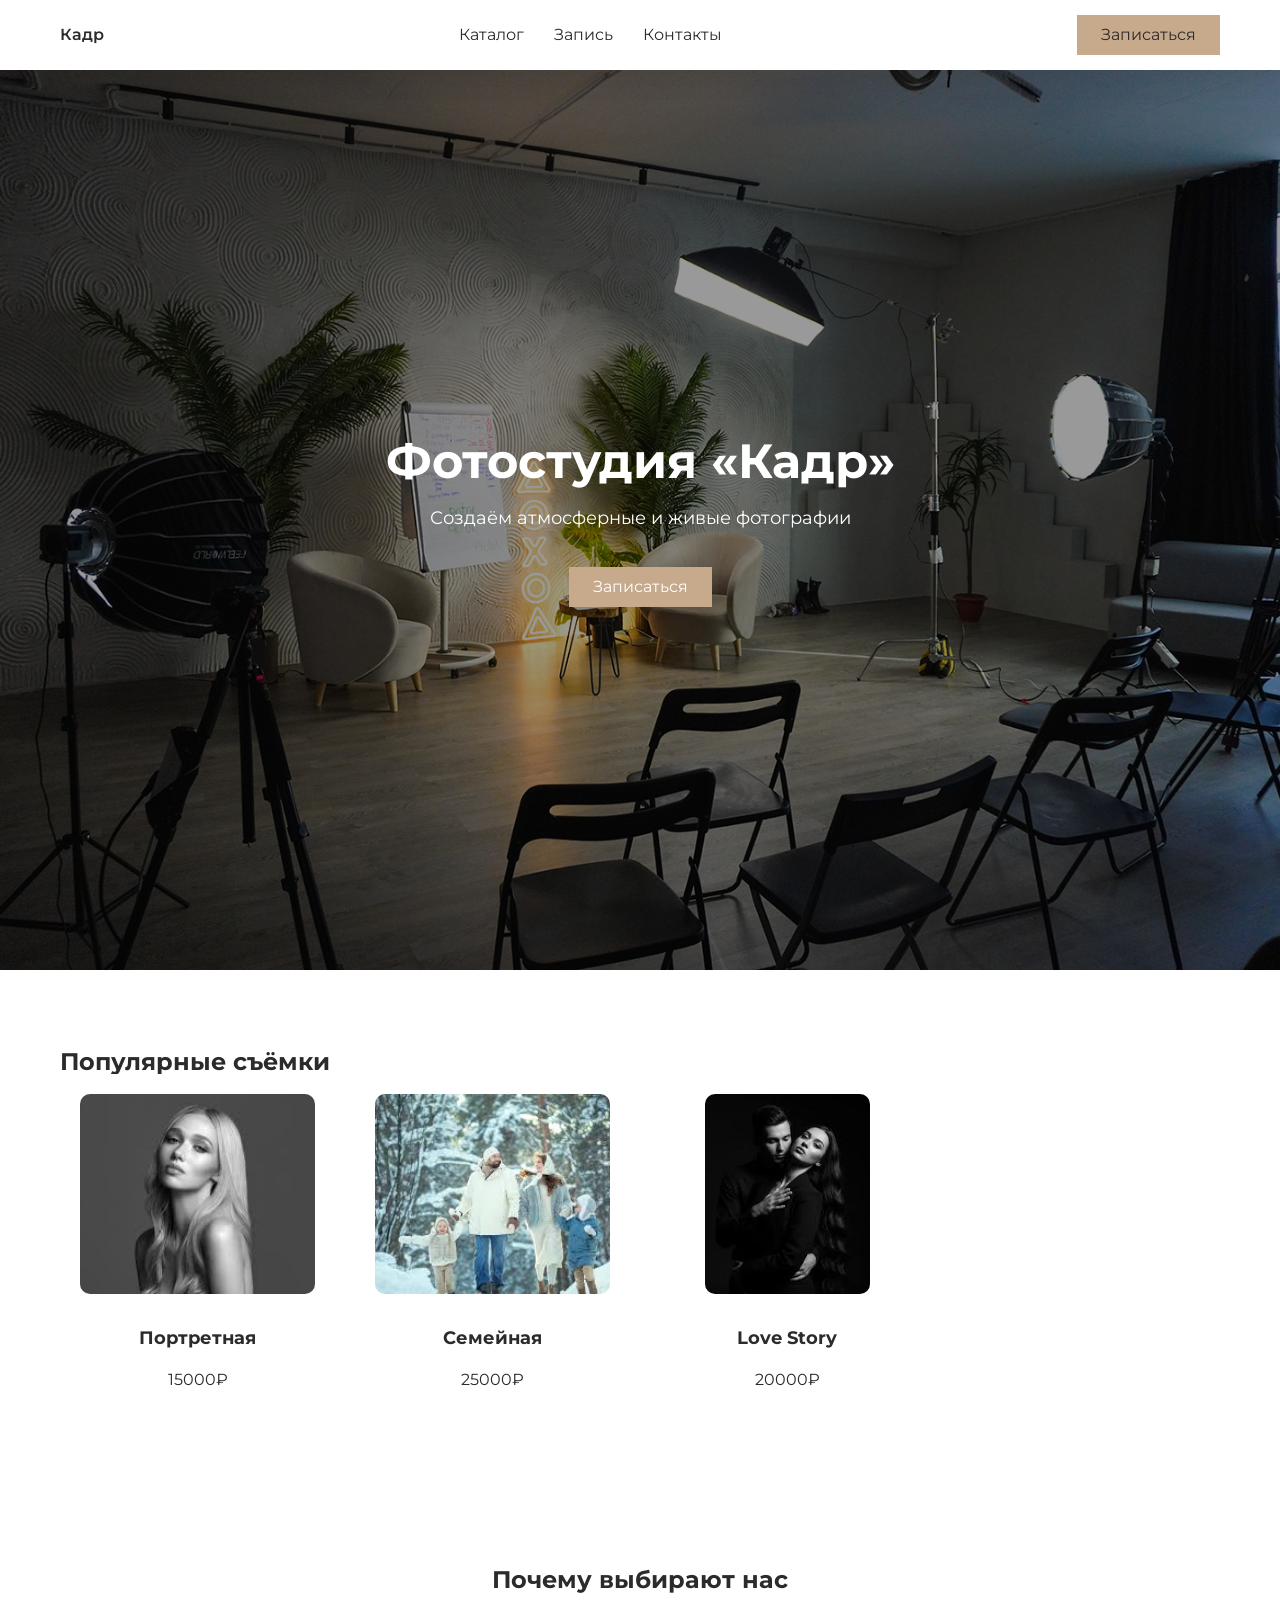
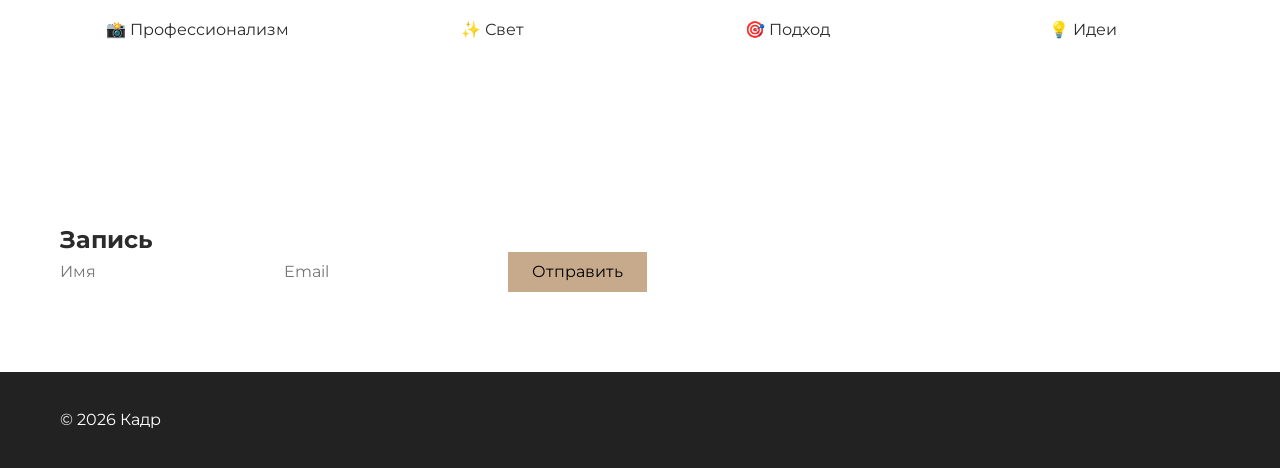
<file: index.html>
<!DOCTYPE html>
<html lang="ru">

<head>
  <meta charset="UTF-8">
  <meta name="viewport" content="width=device-width, initial-scale=1.0">
  <title>Фотостудия «Кадр»</title>

  <link href="https://fonts.googleapis.com/css2?family=Montserrat:wght@400;600&display=swap" rel="stylesheet">
  <link rel="stylesheet" href="css/reset.css">
  <link rel="stylesheet" href="css/style.css">
</head>

<body>

<!-- overlay ВНЕ header -->
<div class="overlay"></div>

<!-- HEADER -->
<header class="header">
  <div class="container header__inner">

    <div class="logo">Кадр</div>

    <nav class="nav">
      <ul class="nav__list">
        <li><a href="catalog.html">Каталог</a></li>
        <li><a href="#booking">Запись</a></li>
        <li><a href="contacts.html">Контакты</a></li>
      </ul>
    </nav>

    <a href="#booking" class="btn">Записаться</a>

    <div class="burger">☰</div>

  </div>
</header>

<main>

<!-- HERO -->
<section class="hero">
  <div class="container hero__content">
    <h1>Фотостудия «Кадр»</h1>
    <p>Создаём атмосферные и живые фотографии</p>
    <a href="#booking" class="btn">Записаться</a>
  </div>
</section>

<!-- POPULAR -->
<section class="popular">
  <div class="container">
    <h2>Популярные съёмки</h2>

    <div class="popular__grid">

      <div class="catalog-card">
        <img src="images/portret.jpg">
        <h3>Портретная</h3>
        <span>15000₽</span>
      </div>

      <div class="catalog-card">
        <img src="images/family.jpg">
        <h3>Семейная</h3>
        <span>25000₽</span>
      </div>

      <div class="catalog-card">
        <img src="images/lovestory.jpg">
        <h3>Love Story</h3>
        <span>20000₽</span>
      </div>

    </div>
  </div>
</section>

<!-- ADVANTAGES -->
<section class="advantages">
  <div class="container">
    <h2>Почему выбирают нас</h2>

    <div class="advantages__grid">
      <div class="card">📸 Профессионализм</div>
      <div class="card">✨ Свет</div>
      <div class="card">🎯 Подход</div>
      <div class="card">💡 Идеи</div>
    </div>

  </div>
</section>

<!-- BOOKING -->
<section class="booking" id="booking">
  <div class="container">
    <h2>Запись</h2>
    <form id="bookingForm">
      <input type="text" placeholder="Имя" required>
      <input type="email" placeholder="Email" required>
      <button class="btn">Отправить</button>
    </form>
  </div>
</section>

</main>

<!-- FOOTER -->
<footer class="footer">
  <div class="container">
    <p>© 2026 Кадр</p>
  </div>
</footer>

<script src="js/script.js"></script>

</body>
</html>
</file>
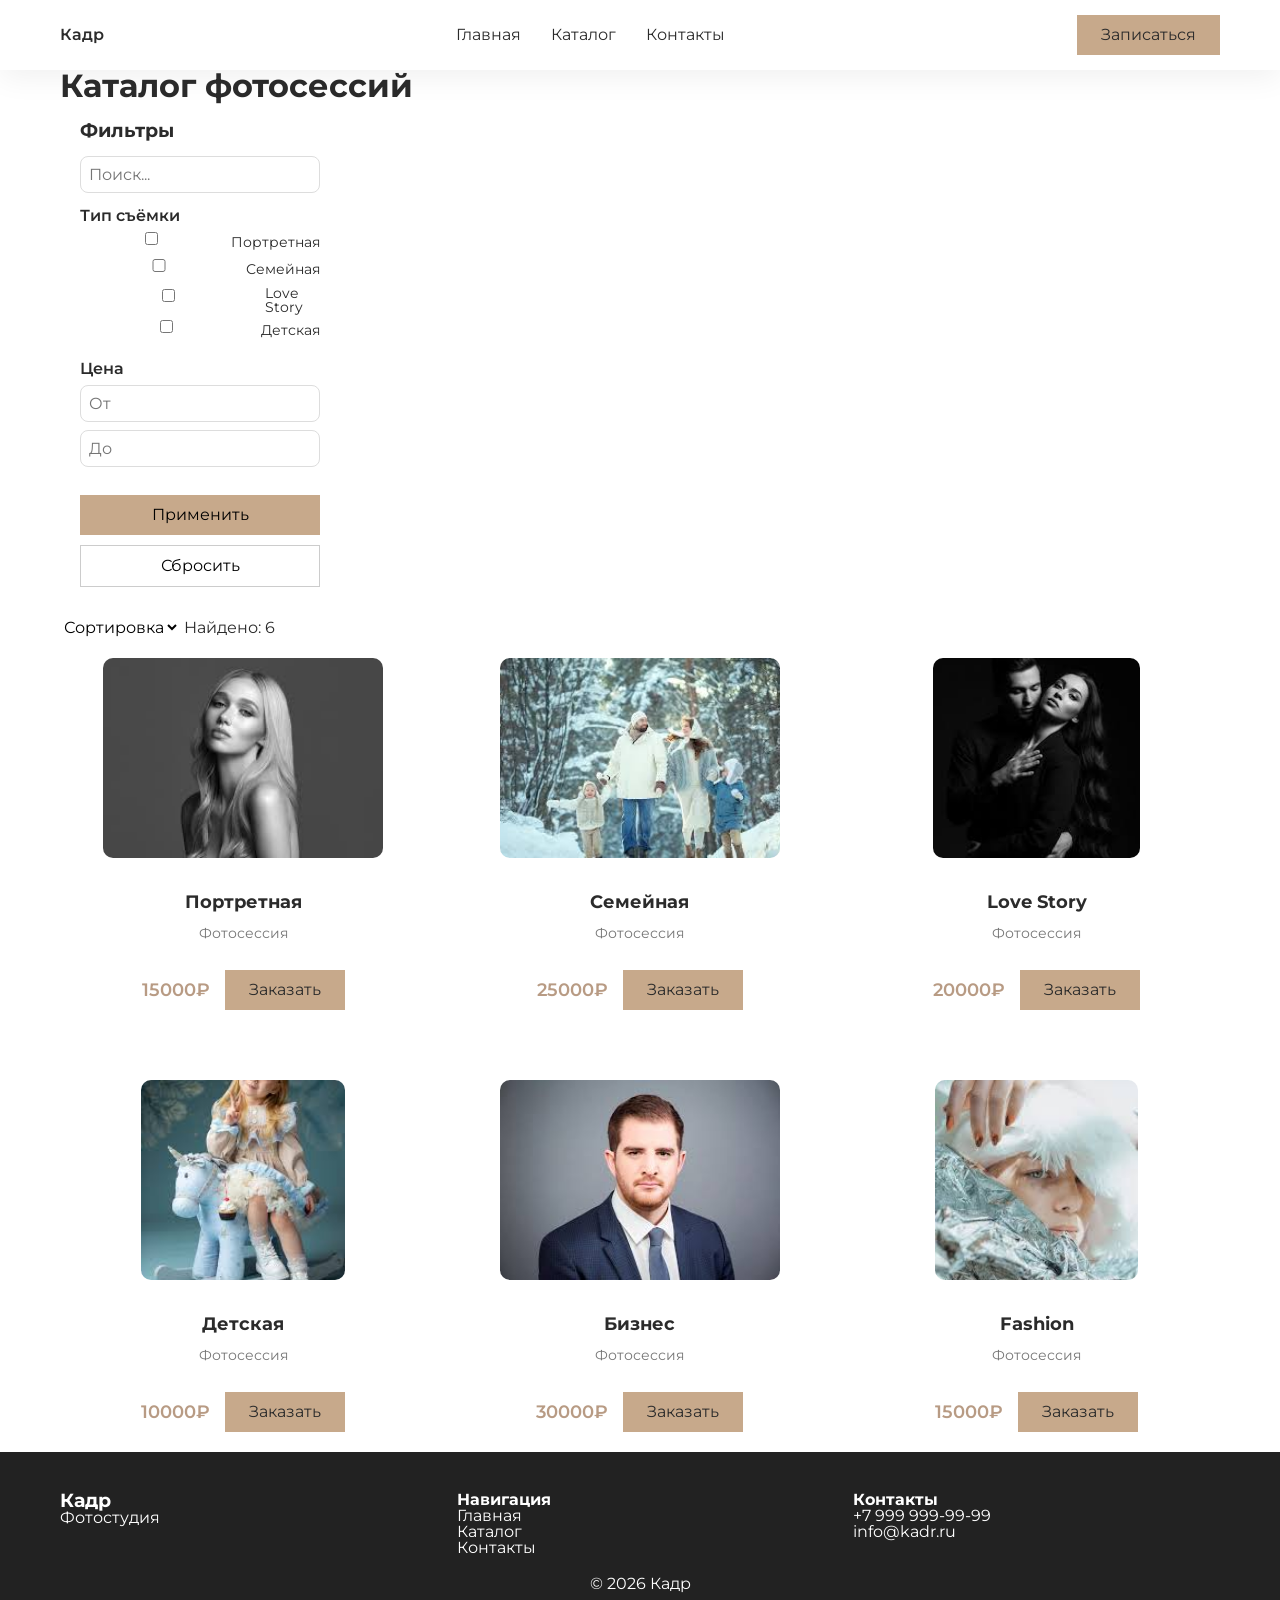
<file: catalog.html>
<!DOCTYPE html>
<html lang="ru">
<head>
  <meta charset="UTF-8">
  <meta name="viewport" content="width=device-width, initial-scale=1.0">
  <title>Каталог — Кадр</title>

  <link href="https://fonts.googleapis.com/css2?family=Montserrat:wght@400;600&display=swap" rel="stylesheet">
  <link rel="stylesheet" href="css/reset.css">
  <link rel="stylesheet" href="css/style.css">
</head>

<body>

<!-- HEADER -->
<header class="header">
  <div class="container header__inner">

    <a href="index.html" class="logo">Кадр</a>

    <nav class="nav">
      <ul class="nav__list">
        <li><a href="index.html">Главная</a></li>
        <li><a href="catalog.html">Каталог</a></li>
        <li><a href="contacts.html">Контакты</a></li>
      </ul>
    </nav>

    <a href="index.html#booking" class="btn">Записаться</a>
    <div class="burger">☰</div>

  </div>
</header>

<!-- MAIN -->
<main class="catalog-page">
  <div class="container">

    <h1>Каталог фотосессий</h1>

    <div class="catalog-layout">

      <!-- SIDEBAR -->
      <aside class="filters">

        <h3>Фильтры</h3>

        <!-- поиск -->
        <input type="text" id="search" placeholder="Поиск...">

        <!-- категории -->
        <div class="filter-group">
          <p>Тип съёмки</p>
          <label><input type="checkbox"> Портретная</label>
          <label><input type="checkbox"> Семейная</label>
          <label><input type="checkbox"> Love Story</label>
          <label><input type="checkbox"> Детская</label>
        </div>

        <!-- цена -->
        <div class="filter-group">
          <p>Цена</p>
          <input type="number" placeholder="От">
          <input type="number" placeholder="До">
        </div>

        <button class="btn">Применить</button>
        <button class="btn btn-reset">Сбросить</button>

      </aside>

      <!-- CONTENT -->
      <section class="catalog-content">

        <!-- верх -->
        <div class="catalog-top">
          <select>
            <option>Сортировка</option>
            <option>По цене</option>
          </select>

          <span>Найдено: 0</span>
        </div>

        <!-- карточки -->
        <div class="catalog-grid">
          <!-- JS вставит сюда карточки -->
        </div>

      </section>

    </div>

  </div>
</main>

<!-- FOOTER -->
<footer class="footer">
  <div class="container footer__grid">

    <div>
      <h3>Кадр</h3>
      <p>Фотостудия</p>
    </div>

    <div>
      <h4>Навигация</h4>
      <p><a href="index.html">Главная</a></p>
      <p><a href="catalog.html">Каталог</a></p>
      <p><a href="contacts.html">Контакты</a></p>
    </div>

    <div>
      <h4>Контакты</h4>
      <p><a href="tel:+79999999999">+7 999 999-99-99</a></p>
      <p><a href="mailto:info@kadr.ru">info@kadr.ru</a></p>
    </div>

  </div>

  <p class="footer__copy">© 2026 Кадр</p>
</footer>

<!-- КНОПКА НАВЕРХ -->
<button id="topBtn">↑</button>

<script src="js/catalog.js"></script>

</body>
</html>
</file>
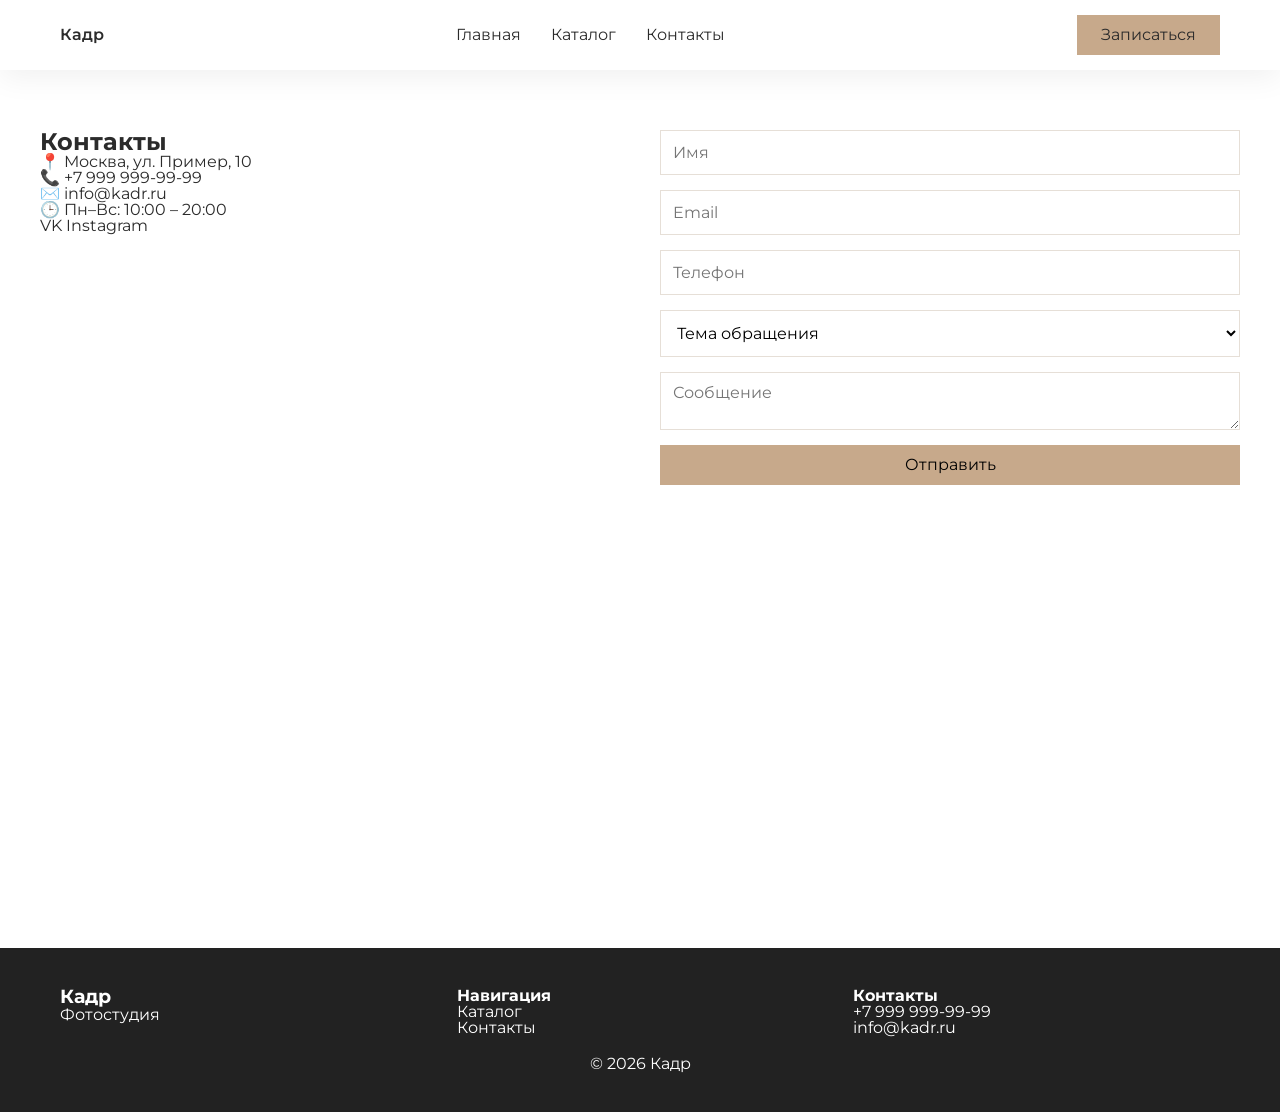
<file: contacts.html>
<!DOCTYPE html>
<html lang="ru">

<head>
  <meta charset="UTF-8">
  <meta name="viewport" content="width=device-width, initial-scale=1.0">
  <title>Контакты — Кадр</title>

  <link href="https://fonts.googleapis.com/css2?family=Montserrat:wght@400;600&display=swap" rel="stylesheet">
  <link rel="stylesheet" href="css/reset.css">
  <link rel="stylesheet" href="css/style.css">
</head>

<body>

<!-- overlay для бургер-меню -->
<div class="overlay"></div>

<!-- HEADER -->
<header class="header">
  <div class="container header__inner">

    <div class="logo">Кадр</div>

    <nav class="nav">
      <ul class="nav__list">
        <li><a href="index.html">Главная</a></li>
        <li><a href="catalog.html">Каталог</a></li>
        <li><a href="contacts.html">Контакты</a></li>
      </ul>
    </nav>

    <a href="index.html#booking" class="btn">Записаться</a>

    <div class="burger">☰</div>

  </div>
</header>

<!-- MAIN -->
<main>

<section class="contacts">
  <div class="container contacts__grid">

    <!-- ИНФА -->
    <div class="contacts__info">
      <h2>Контакты</h2>

      <p>📍 Москва, ул. Пример, 10</p>

      <p>📞 <a href="tel:+79999999999">+7 999 999-99-99</a></p>

      <p>✉️ <a href="mailto:info@kadr.ru">info@kadr.ru</a></p>

      <p>🕒 Пн–Вс: 10:00 – 20:00</p>

      <div class="contacts__socials">
        <a href="#">VK</a>
        <a href="#">Instagram</a>
      </div>
    </div>

    <!-- ФОРМА -->
    <form class="contact-form" id="contactForm">

      <input type="text" placeholder="Имя" required>
      <input type="email" placeholder="Email" required>
      <input type="tel" placeholder="Телефон" required>

      <select required>
        <option value="">Тема обращения</option>
        <option>Запись</option>
        <option>Вопрос</option>
      </select>

      <textarea placeholder="Сообщение" required></textarea>

      <button class="btn">Отправить</button>

    </form>

  </div>
</section>

<!-- КАРТА -->
<section class="map">
  <iframe 
    src="https://www.openstreetmap.org/export/embed.html?bbox=37.60,55.75,37.62,55.76&layer=mapnik"
    style="width:100%; height:400px; border:0;">
  </iframe>
</section>

</main>

<!-- FOOTER -->
<footer class="footer">
  <div class="container footer__grid">

    <div>
      <h3>Кадр</h3>
      <p>Фотостудия</p>
    </div>

    <div>
      <h4>Навигация</h4>
      <p><a href="catalog.html">Каталог</a></p>
      <p><a href="contacts.html">Контакты</a></p>
    </div>

    <div>
      <h4>Контакты</h4>
      <p>+7 999 999-99-99</p>
      <p>info@kadr.ru</p>
    </div>

  </div>

  <p class="footer__copy">© 2026 Кадр</p>
</footer>

<script src="js/script.js"></script>

</body>
</html>
</file>
<file: css/style.css>
:root {
  --color-bg: #f7f5f2;        /* фон страницы */
  --color-white: #ffffff;     /* карточки */

  --color-primary: #c7a98b;   /* кнопки */
  --color-primary-hover: #b89676;

  --color-accent: #8c6f56;    /* акценты / цена */

  --color-text: #2b2b2b;      /* основной текст */
  --color-text-light: #777;   /* вторичный текст */

  --color-border: #e6dfd7;

  --shadow: 0 8px 30px rgba(0,0,0,0.06);
}

/* BASE */
body {
  font-family: 'Montserrat', sans-serif;
  background: var(--color-secondary);
  color: var(--color-text);
}

.container {
  max-width: 1200px;
  margin: 0 auto;
  padding: 0 20px;
}

img {
  width: 100%;
  display: block;
}

a {
  text-decoration: none;
  color: inherit;
}

/* HEADER */
.header {
  background: #fff;
  position: sticky;
  top: 0;
  z-index: 100;
  box-shadow: var(--shadow);
}

.header__inner {
  display: flex;
  align-items: center;
  justify-content: space-between;
  height: 70px;
}

.logo {
  font-weight: 600;
}

.nav__list {
  display: flex;
  gap: 30px;
  list-style: none;
}

.nav a:hover {
  color: var(--color-accent);
}

/* BUTTON */
.btn {
  padding: 12px 24px;
  background: var(--color-primary);
  border-radius: var(--border-radius);
  transition: var(--transition);
}

.btn:hover {
  background: var(--color-accent);
  color: #fff;
  transform: translateY(-2px);
}

/* BURGER */
.burger {
  display: none;
  font-size: 24px;
  cursor: pointer;
}

/* MOBILE MENU */
.nav {
  transition: var(--transition);
}

@media (max-width: 768px) {
  .nav {
    position: fixed;
    top: 0;
    right: -100%;
    width: 70%;
    height: 100%;
    background: #fff;
    display: flex;
    flex-direction: column;
    padding: 40px;
  }

  .nav.active {
    right: 0;
  }

  .burger {
    display: block;
  }

  .btn {
    display: none;
  }
}

/* OVERLAY */
.overlay {
  position: fixed;
  inset: 0;
  background: rgba(0,0,0,0.5);
  opacity: 0;
  visibility: hidden;
  transition: var(--transition);
}

.overlay.active {
  opacity: 1;
  visibility: visible;
}

.no-scroll {
  overflow: hidden;
}

/* HERO */
.hero {
  height: 100vh;
  background: url('../images/hero.jpg') center/cover;
  display: flex;
  align-items: center;
  position: relative;
}

.hero::before {
  content: "";
  position: absolute;
  inset: 0;
  background: rgba(0,0,0,0.4);
}
.hero h1 {
  font-size: 48px;
  margin-bottom: 15px;
  line-height: 1.2; /* ВАЖНО */
}

@media (max-width: 768px) {
  .hero h1 {
    font-size: 28px;
  }
}

/* POPULAR / CATALOG GRID */
.popular,
.catalog {
  padding: 80px 0;
}

.popular__grid,
.catalog__grid {
  display: grid;
  grid-template-columns: repeat(auto-fill, minmax(250px, 1fr));
  gap: 20px;
}

/* CARD */
.catalog-card {
  background: #fff;
  border-radius: var(--border-radius);
  overflow: hidden;
  transition: var(--transition);
  display: flex;
  flex-direction: column;
}

.catalog-card img {
  height: 200px;
  object-fit: cover;
  transition: var(--transition);
}

.catalog-card:hover img {
  transform: scale(1.05);
}

.catalog-card__content {
  padding: 15px;
  display: flex;
  flex-direction: column;
  gap: 10px;
}

.catalog-card__bottom {
  display: flex;
  justify-content: space-between;
  align-items: center;
}

.catalog-card:hover {
  transform: translateY(-5px);
  box-shadow: var(--shadow);
}

.price {
  font-weight: 600;
  color: var(--color-accent);
}

/* ADVANTAGES */
.advantages {
  padding: 80px 0;
  text-align: center;
}

.advantages__grid {
  display: grid;
  grid-template-columns: repeat(4, 1fr);
  gap: 20px;
}

.card {
  background: var(--color-secondary);
  padding: 30px;
  border-radius: var(--border-radius);
  transition: var(--transition);
}

.card:hover {
  transform: translateY(-5px);
  box-shadow: var(--shadow);
}

@media (max-width: 992px) {
  .advantages__grid {
    grid-template-columns: repeat(2, 1fr);
  }
}

@media (max-width: 576px) {
  .advantages__grid {
    grid-template-columns: 1fr;
  }
}

/* ABOUT */
.about {
  padding: 80px 0;
}

.about__inner {
  display: flex;
  gap: 40px;
  align-items: center;
}

@media (max-width: 768px) {
  .about__inner {
    flex-direction: column;
  }
}

/* BOOKING */
.booking {
  padding: 80px 0;
}

.booking-form {
  max-width: 500px;
  margin: 0 auto;
  background: var(--color-secondary);
  padding: 30px;
  border-radius: var(--border-radius);
}

.form-step {
  display: none;
  flex-direction: column;
  gap: 15px;
}

.form-step.active {
  display: flex;
}

.form-message {
  display: none;
}

.form-message.error {
  color: red;
}

.form-message.success {
  color: green;
}

/* CTA */
.cta {
  padding: 60px 0;
  text-align: center;
  background: var(--color-primary);
}

/* CONTACTS */
.contacts__grid {
  display: grid;
  grid-template-columns: 1fr 1fr;
  gap: 40px;
  padding: 60px 0;
}

.contact-form {
  display: flex;
  flex-direction: column;
  gap: 15px;
}

.contact-form input,
.contact-form textarea,
.contact-form select {
  padding: 12px;
  border: 1px solid var(--color-border);
  border-radius: var(--border-radius);
}

@media (max-width: 768px) {
  .contacts__grid {
    grid-template-columns: 1fr;
  }
}

/* FOOTER */
.footer {
  background: #222;
  color: #fff;
  padding: 40px 0;
}

.footer__grid {
  display: grid;
  grid-template-columns: repeat(3, 1fr);
  gap: 30px;
}

.footer__copy {
  text-align: center;
  margin-top: 20px;
}

@media (max-width: 768px) {
  .footer__grid {
    grid-template-columns: 1fr;
  }
}

/* ANIMATIONS */
.fade-in {
  opacity: 0;
  transform: translateY(20px);
  transition: 0.5s;
}

.fade-in.show {
  opacity: 1;
  transform: translateY(0);
}

/* SCROLL BUTTON */
#topBtn {
  position: fixed;
  bottom: 20px;
  right: 20px;
  display: none;
}

/* SMOOTH SCROLL */
html {
  scroll-behavior: smooth;
}
.hero__content {
  position: relative;
  color: #fff;
  text-align: center;

  max-width: 700px;   /* ограничивает ширину */
  margin: 0 auto;     /* центрирует */
  padding: 0 20px;    /* отступы на мобилке */
}
.hero p {
  font-size: 18px;
  margin-bottom: 25px;
  line-height: 1.5;
}
.hero .btn {
  display: inline-block;
  margin-top: 10px;
}
@media (max-width: 768px) {
  .hero h1 {
    font-size: 28px;
  }

  .hero p {
    font-size: 16px;
  }
}
.catalog-grid {
  display: flex;
  flex-direction: column;
  gap: 20px;
}

/* карточка */
.catalog-card {
  display: flex;
  gap: 20px;
  background: #fff;
  border-radius: 16px;
  overflow: hidden;
  padding: 15px;
  align-items: center;
}

/* картинка */
.catalog-card img {
  width: 300px;
  height: 180px;
  object-fit: cover;
  border-radius: 12px;
  flex-shrink: 0;
}

/* текст */
.catalog-card__info {
  display: flex;
  flex-direction: column;
  justify-content: center;
  gap: 10px;
  flex: 1;
}

.catalog-card__info h3 {
  font-size: 20px;
}

.catalog-card__info p {
  color: #666;
}

/* низ */
.catalog-card__bottom {
  display: flex;
  justify-content: space-between;
  align-items: center;
  margin-top: 10px;
}

.price {
  font-size: 18px;
  font-weight: 600;
  color: var(--color-accent);
}
@media (max-width: 768px) {
  .catalog-card {
    flex-direction: column;
    align-items: flex-start;
  }

  .catalog-card img {
    width: 100%;
    height: 200px;
  }

  .catalog-card__bottom {
    width: 100%;
  }
}
.catalog-grid {
  display: grid;
  grid-template-columns: repeat(auto-fill, minmax(280px, 1fr));
  gap: 30px;
}
.catalog-card {
  background: #fff;
  border-radius: 12px;
  padding: 20px;
  text-align: center;

  max-width: 320px;
  margin: 0 auto;

  transition: 0.3s;
}
.catalog-card img {
  width: 100%;
  height: 200px;
  object-fit: cover;
  border-radius: 10px;
  margin-bottom: 15px;
}
.catalog-card h3 {
  font-size: 18px;
  margin-bottom: 5px;
}

.catalog-card p {
  font-size: 14px;
  color: #777;
  margin-bottom: 10px;
}
.catalog-card__bottom {
  display: flex;
  justify-content: center;
  align-items: center;
  gap: 15px;
}

.price {
  font-weight: 600;
  color: #b89b84;
}
.filters {
  background: #fff;
  padding: 20px;
  border-radius: 12px;
  max-width: 280px;
}

.filters h3 {
  margin-bottom: 15px;
}
.filter-group {
  margin-bottom: 20px;
}

.filter-group p {
  font-weight: 600;
  margin-bottom: 8px;
}
.filter-group label {
  display: flex;
  align-items: center;
  gap: 8px;
  margin-bottom: 6px;
  font-size: 14px;
}
.filter-group input {
  width: 100%;
  padding: 8px;
  margin-bottom: 8px;
  border: 1px solid #ddd;
  border-radius: 8px;
}
.filters .btn {
  width: 100%;
  margin-bottom: 10px;
}

.btn-reset {
  background: transparent;
  border: 1px solid #ccc;
}
.filters input[type="text"] {
  width: 100%;
  padding: 8px;
  margin-bottom: 15px;
  border-radius: 8px;
  border: 1px solid #ddd;
}
.hero {
  height: 100vh;
  background: url('../images/biznes.jpg') center/cover no-repeat;
  position: relative;
  display: flex;
  align-items: center;
}
.hero {
  height: 100vh;
  background: url('../images/studio.jpg') center/cover no-repeat;
  position: relative;
  display: flex;
  align-items: center;
}
.hero::before {
  content: "";
  position: absolute;
  inset: 0;
  background: rgba(0,0,0,0.4);
}
</file>
